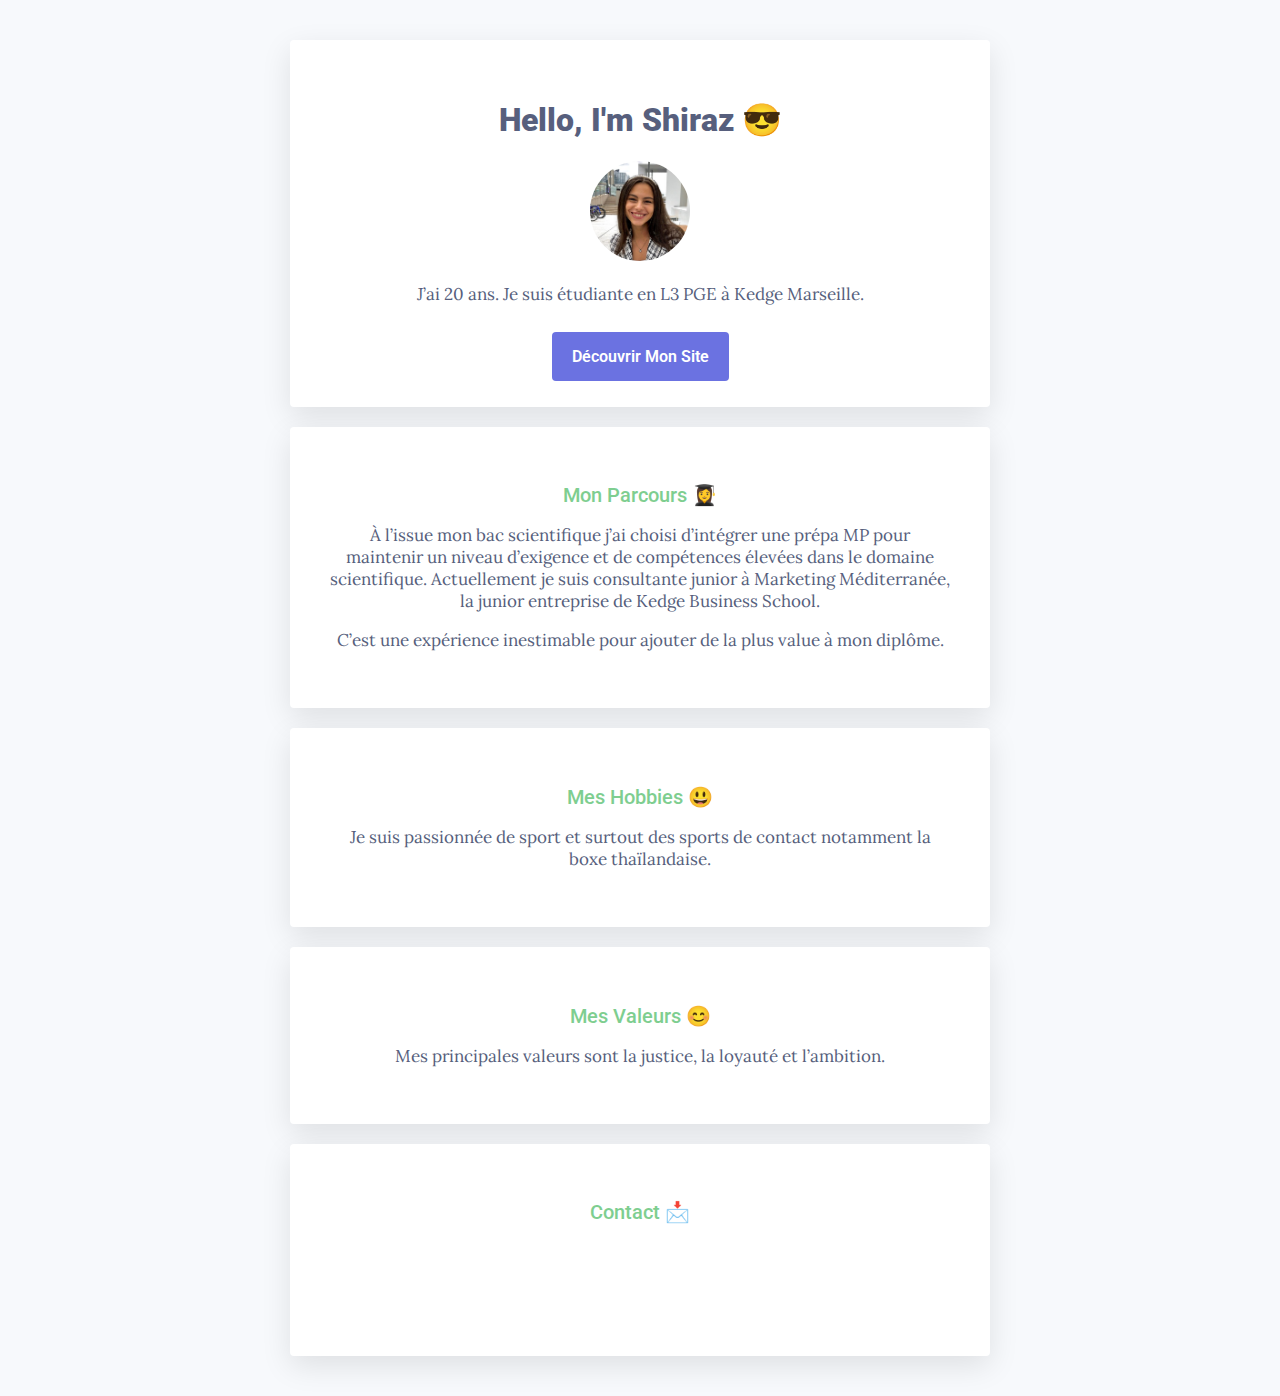
<file: index.html>
<!DOCTYPE html>
<html>
  <head>
    <title>Mon profile</title>
    <meta charset="utf-8">
    <link href="https://fonts.googleapis.com/css?family=Lora:400,700|Roboto:300,400,500,700,900" rel="stylesheet">
    <link rel="stylesheet" href="styles.css">
    <link rel="stylesheet" href="https://use.fontawesome.com/releases/v5.2.0/css/all.css" integrity="sha384-hWVjflwFxL6sNzntih27bfxkr27PmbbK/iSvJ+a4+0owXq79v+lsFkW54bOGbiDQ" crossorigin="anonymous">
  </head>
  <body>

    <div class="container">
      <div class="card-white" id="introduction">
        <h1>Hello, I'm Shiraz 😎</h1>
        <img src="profile.jpg" class="img-circle" width="100px" alt="Shiraz Chebel">
        <p>
          J’ai 20 ans. Je suis étudiante en L3 PGE à Kedge Marseille.
        </p>
        <a href="startup.html" class="btn-blue">Découvrir Mon Site</a>
      </div>
      <div class="card-white">
        <h2>Mon Parcours 👩‍🎓</h2>
        <p>
          À l’issue mon bac scientifique j’ai choisi d’intégrer une prépa MP pour maintenir un niveau d’exigence et
          de compétences élevées dans le domaine scientifique. Actuellement je suis consultante junior à Marketing Méditerranée, la junior entreprise de Kedge Business School.
        </p>
        <p>
          C’est une expérience inestimable pour ajouter de la plus value à mon diplôme.
        </p>
      </div>
      <div class="card-white">
        <h2>Mes Hobbies 😃</h2>
        <p>
          Je suis passionnée de sport et surtout des sports de contact notamment la boxe thaïlandaise.
        </p>
      </div>
      <div class="card-white">
        <h2>Mes Valeurs 😊</h2>
        <p>
          Mes principales valeurs sont la justice, la loyauté et l’ambition.
        </p>
      </div>
      <div class="card-white">
        <h2>Contact 📩</h2>
        <ul class="list-inline">
          <li>
            <a href="mailto:shiraz.chebel@kedgebs.com" target="_blank">
              <i class="fas fa-envelope"></i>
            </a>
          </li>
        </ul>
      </div>
    </div>
  </body>
</html>
</file>
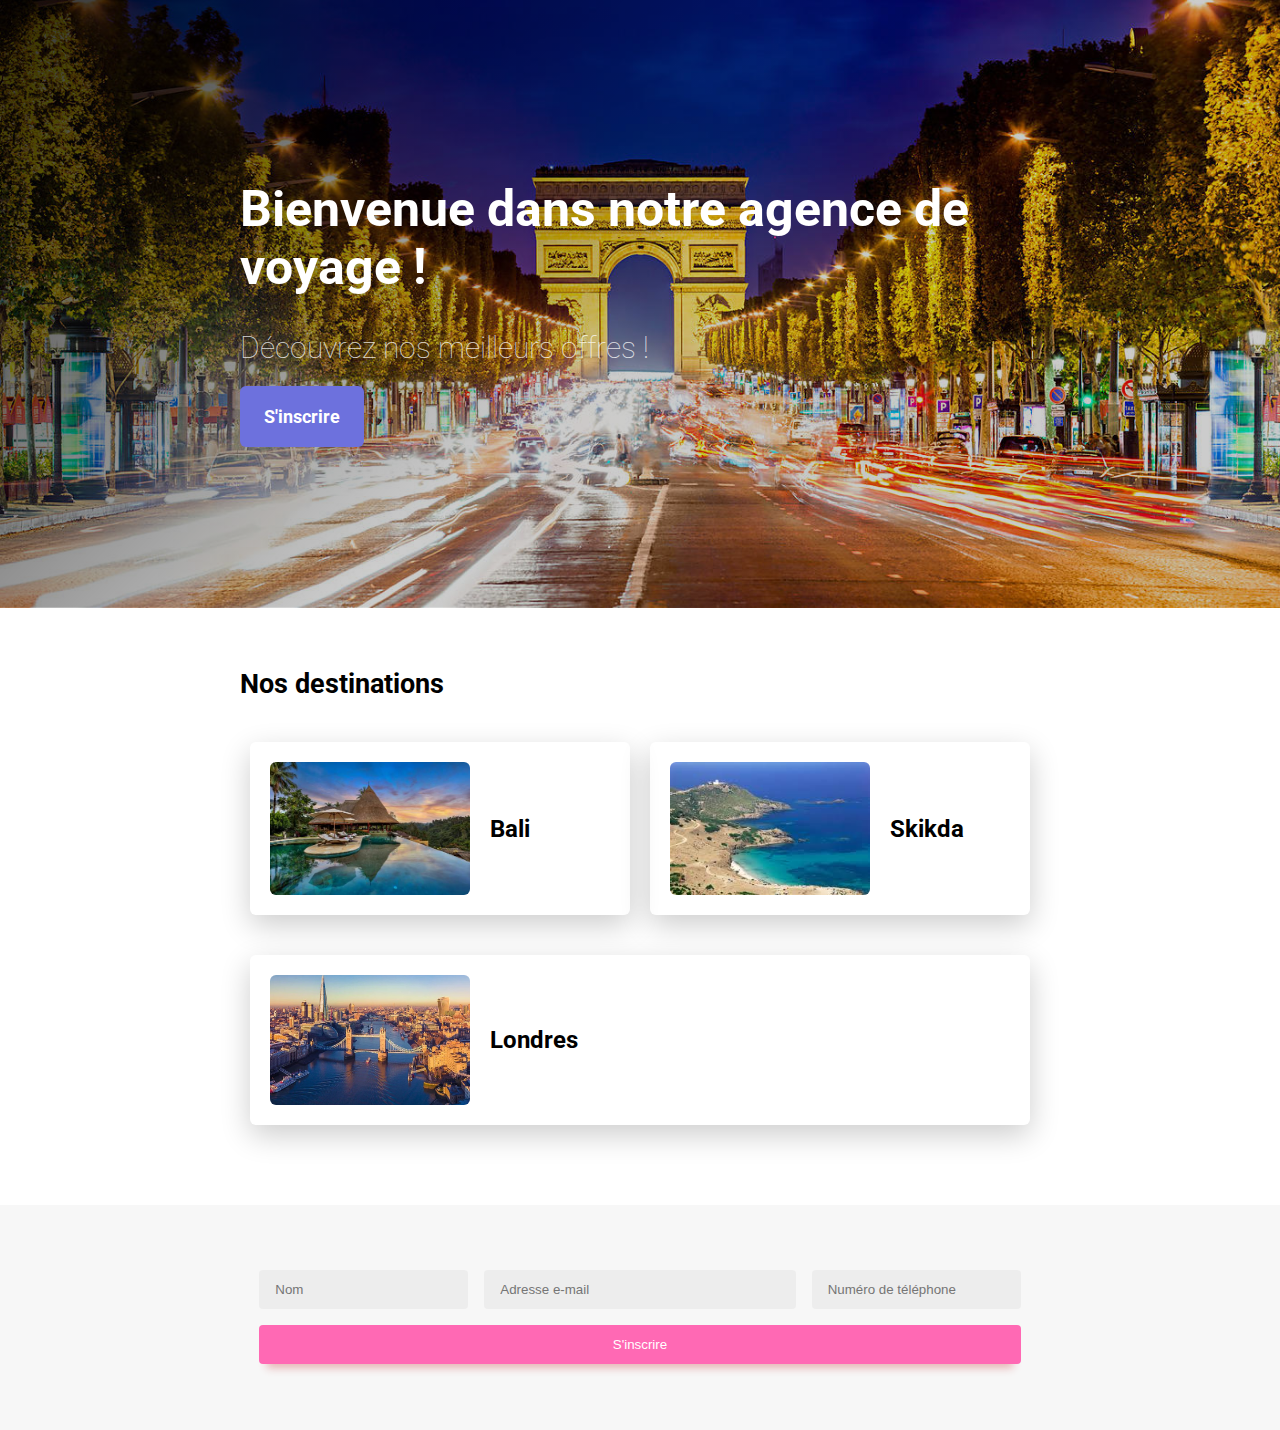
<file: startup.html>
<!DOCTYPE html>
<html>
  <head>
    <title>Mon Site</title>
    <meta charset="utf-8">
    <link rel="stylesheet" href="styles-startup.css">
  </head>
  <body>

    <div class="banner">
      <div class="container">
        <h1>Bienvenue dans notre agence de voyage !</h1>
        <h2>Découvrez nos meilleurs offres !</h2>
        <a href="#form" class="btn-blue">S'inscrire</a>
      </div>
    </div>

    <div class="container">

      <h2>Nos destinations</h2>

      <div class="cards">
        <div class="card">
          <img src="images/bali.jpg" alt="Bali">
          <h3>Bali</h3>
        </div>
        <div class="card">
          <img src="images/skikda.jpg" alt="Skikda">
          <h3>Skikda</h3>
        </div>
        <div class="card">
          <img src="images/londres.jpg" alt="Londres">
          <h3>Londres</h3>
        </div>
      </div>
    </div>

    <div class="form" id="form">
      <form>
        <input type="text" placeholder="Nom">
        <input type="email" placeholder="Adresse e-mail">
        <input type="number" placeholder="Numéro de téléphone">
        <input class="submit" type="submit" value="S'inscrire">
      </form>
    </div>

  </body>
</html>
</file>
<file: styles.css>
/* Colors and fonts */
body {
  background: #F7F9FC;
  color: #575F7D;
  font-family: 'Lora', serif;
  font-size: 17px;
  font-weight: lighter;
}
h1, h2, h3 {
  font-family: 'Roboto', sans-serif;
}
h1 {
  color: #575F7D;
  font-size: 32px;
  font-weight: 900;
}
h2 {
  color: #7ECE90;
  font-size: 20px;
  font-weight: lighter;
  font-weight: 500;
}
a {
  font-family: 'Roboto', sans-serif;
  text-decoration: none;
  color: #6B72E1;
  font-weight: 600;
  font-size: 16px;
}
a:hover {
  color: black;
}


/* Custom design with class (99% of your design) */
.container {
  width: 700px;
  margin: 40px auto;
}

@media (max-width: 960px) {
  /* For a screen < 960px, this CSS will be read */
  .container {
    width: 700px;
  }
}
@media (max-width: 720px) {
  /* For a screen < 720px, this CSS will be read */
  .container {
    width: 500px;
  }
}
@media (max-width: 540px) {
  /* For a screen < 540px, this CSS will be read */
  .container {
    width: 300px;
  }
}


.card-white {
  background-color: white;
  padding: 40px;
  box-shadow: 0px 10px 30px rgba(0,0,0,0.1);
  border-radius: 4px;
  margin: 20px 0px;
  text-align: center;
}
.img-circle {
  border-radius: 50%;
}
.btn-blue {
  background-color: #6B72E1;
  color: white;
  padding: 15px 20px;
  border-radius: 4px;
  transition: 0.3s;
}
.btn-blue:hover {
  background-color: white;
  color: #6B72E1;
}
.list-inline {
  list-style: none;
  padding-left: 0px;
}

.list-inline li {
  display: inline;
  padding: 10px;
}
.list-inline i {
  font-size: 50px;
  color: rgb(230, 230, 230);
}
.list-inline i:hover {
  color: black;
}

/* Design adjustments using id (1% design remaining) */
#introduction p {
  margin-bottom: 40px;
}
</file>
<file: styles-startup.css>
@import url("https://fonts.googleapis.com/css?family=Lora:400,700|Roboto:300,400,700");

body {
  font-family: 'Lora', serif;
  font-size: 18px;
  margin: 0px;
}
h1, h2, h3 {
  font-family: 'Roboto', sans-serif;
  font-weight: bold;
}
a {
  text-decoration: none;
}

.avatar {
  width: 60px;
  height: 60px;
  border-radius: 50%;
}

.banner {
  background-image: linear-gradient(-225deg, rgba(0,0,0,0.8) 0%, rgba(0,0,0,0.2) 50%), url(images/background.jpg);
  color: white;
  padding: 120px 0px;
  background-size: cover;
  background-position: center;
}
.banner h1 {
  font-size: 50px;
}
.banner h2 {
  font-size: 30px;
  font-weight: lighter;
  opacity: 0.8;
  margin-bottom: 40px;
}

.btn-blue {
  background-color: #6D71DD;
  padding: 20px 24px;
  border-radius: 6px;
  color: white;
  font-weight: bold;
  font-family: 'Roboto', sans-serif;
}

.cards {
  display: flex;
  flex-wrap: wrap;
}

.card {
  padding: 20px;
  display: flex;
  align-items: center;
  justify-content: space-between;
  box-shadow: 0px 10px 30px rgba(0,0,0,0.2);
  border-radius: 6px;
  margin: 20px 10px;
  flex-basis: 240px;
  flex-grow: 1;
}

.card img {
  width: 200px;
  border-radius: 6px;
}

.card h3 {
  flex-grow: 1;
  padding-left: 20px;
  font-size: 24px;
}

.container {
  width: 800px;
  margin: 60px auto;
}

@media (max-width: 960px) {
  /* For a screen < 960px, this CSS will be read */
  .container {
    width: 700px;
  }
}
@media (max-width: 720px) {
  /* For a screen < 720px, this CSS will be read */
  .container {
    width: 500px;
  }
}
@media (max-width: 540px) {
  /* For a screen < 540px, this CSS will be read */
  .container {
    width: 300px;
  }
}

.form{
  background-color: #f7f7f7;
  min-height: 25vh;
  display: grid;
  align-items: center;
}

form {
  margin: auto;
  display: flex;
  flex-wrap: wrap;

  & > input {
    flex: 1 1 10ch;
    margin: .5rem;

    &[type="email"] {
      flex: 3 1 30ch;
    }
  }
}

input {
  border: none;
  background: hsl(0 0% 93%);
  border-radius: .25rem;
  padding: .75rem 1rem;
  margin: 5px;
  transition: 0.3s;

  &[type="submit"] {
    background: hotpink;
    color: white;
    box-shadow: 0 .75rem .5rem -.5rem hsl(0 50% 80%);
  }
}

.submit:hover{
  background-color: #f7f7f7;
}

input::-webkit-outer-spin-button,
input::-webkit-inner-spin-button {
  -webkit-appearance: none;
  margin: 0;
}
</file>
